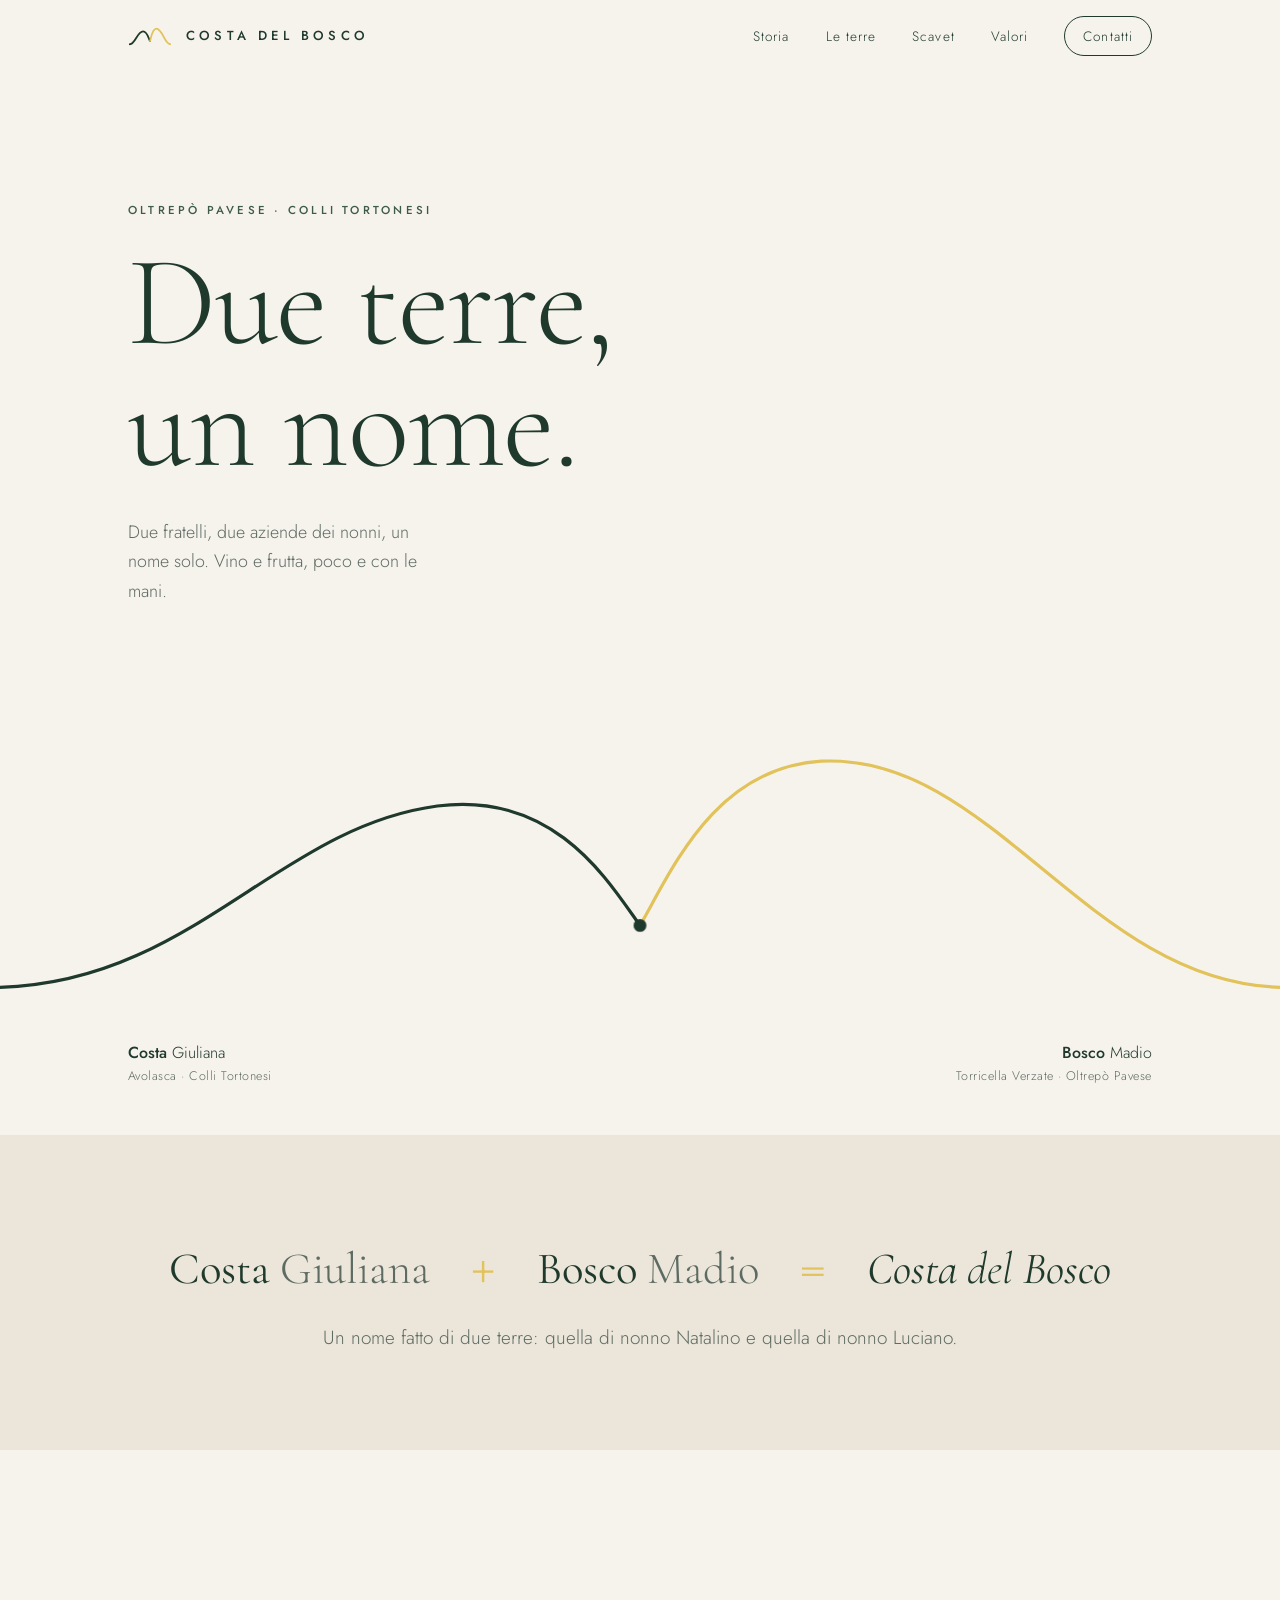
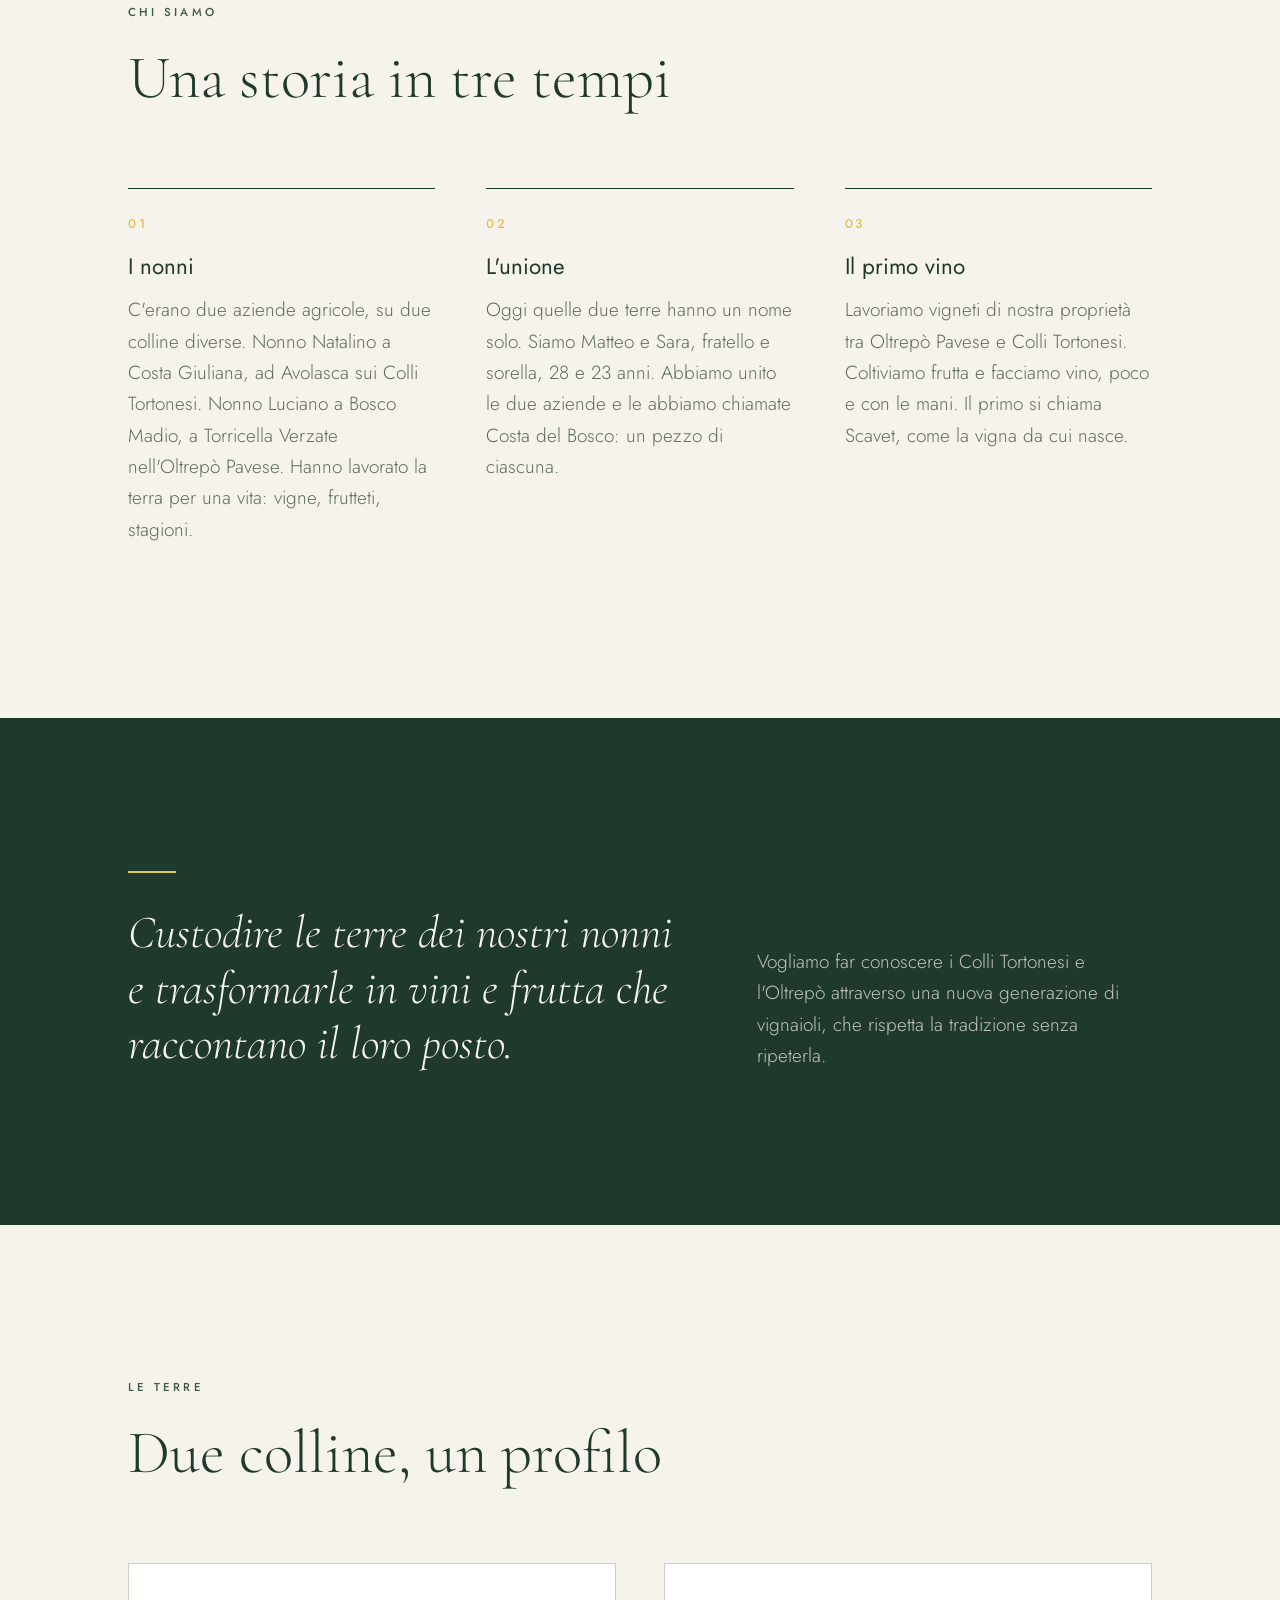
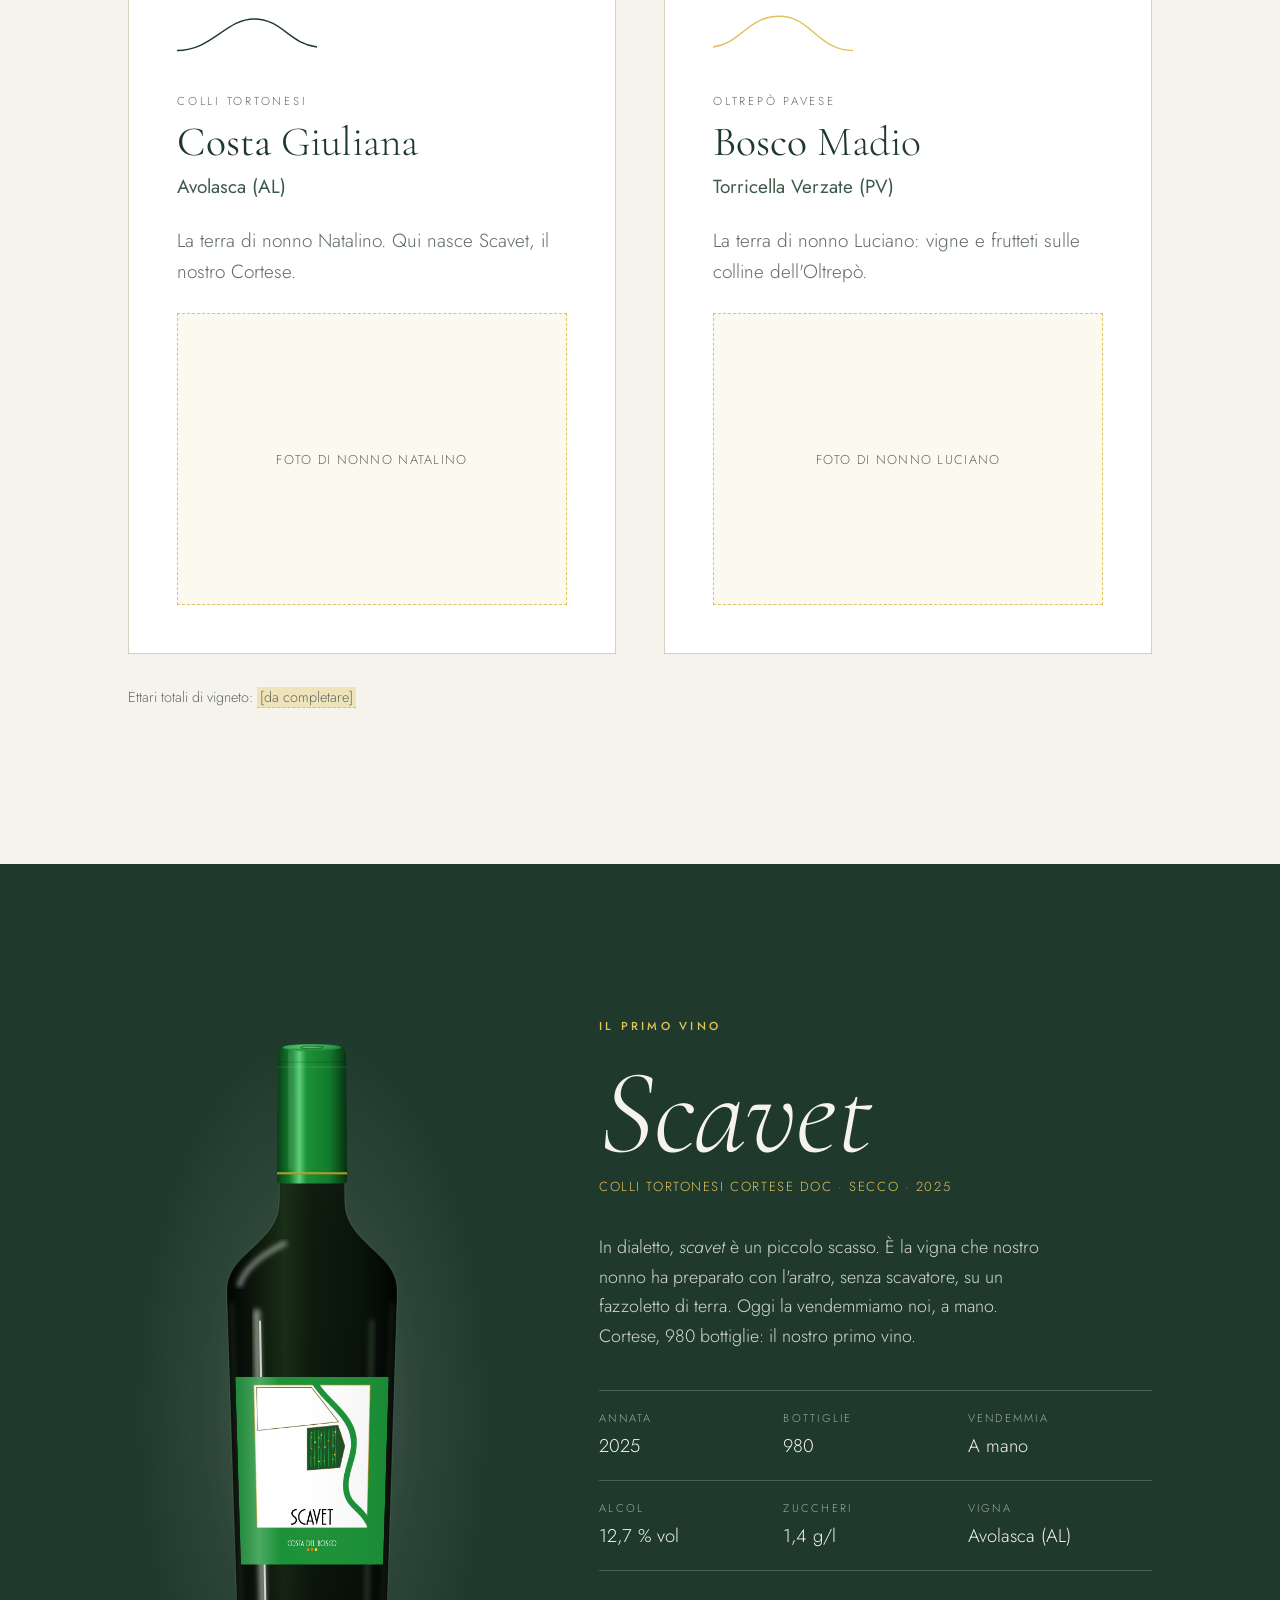
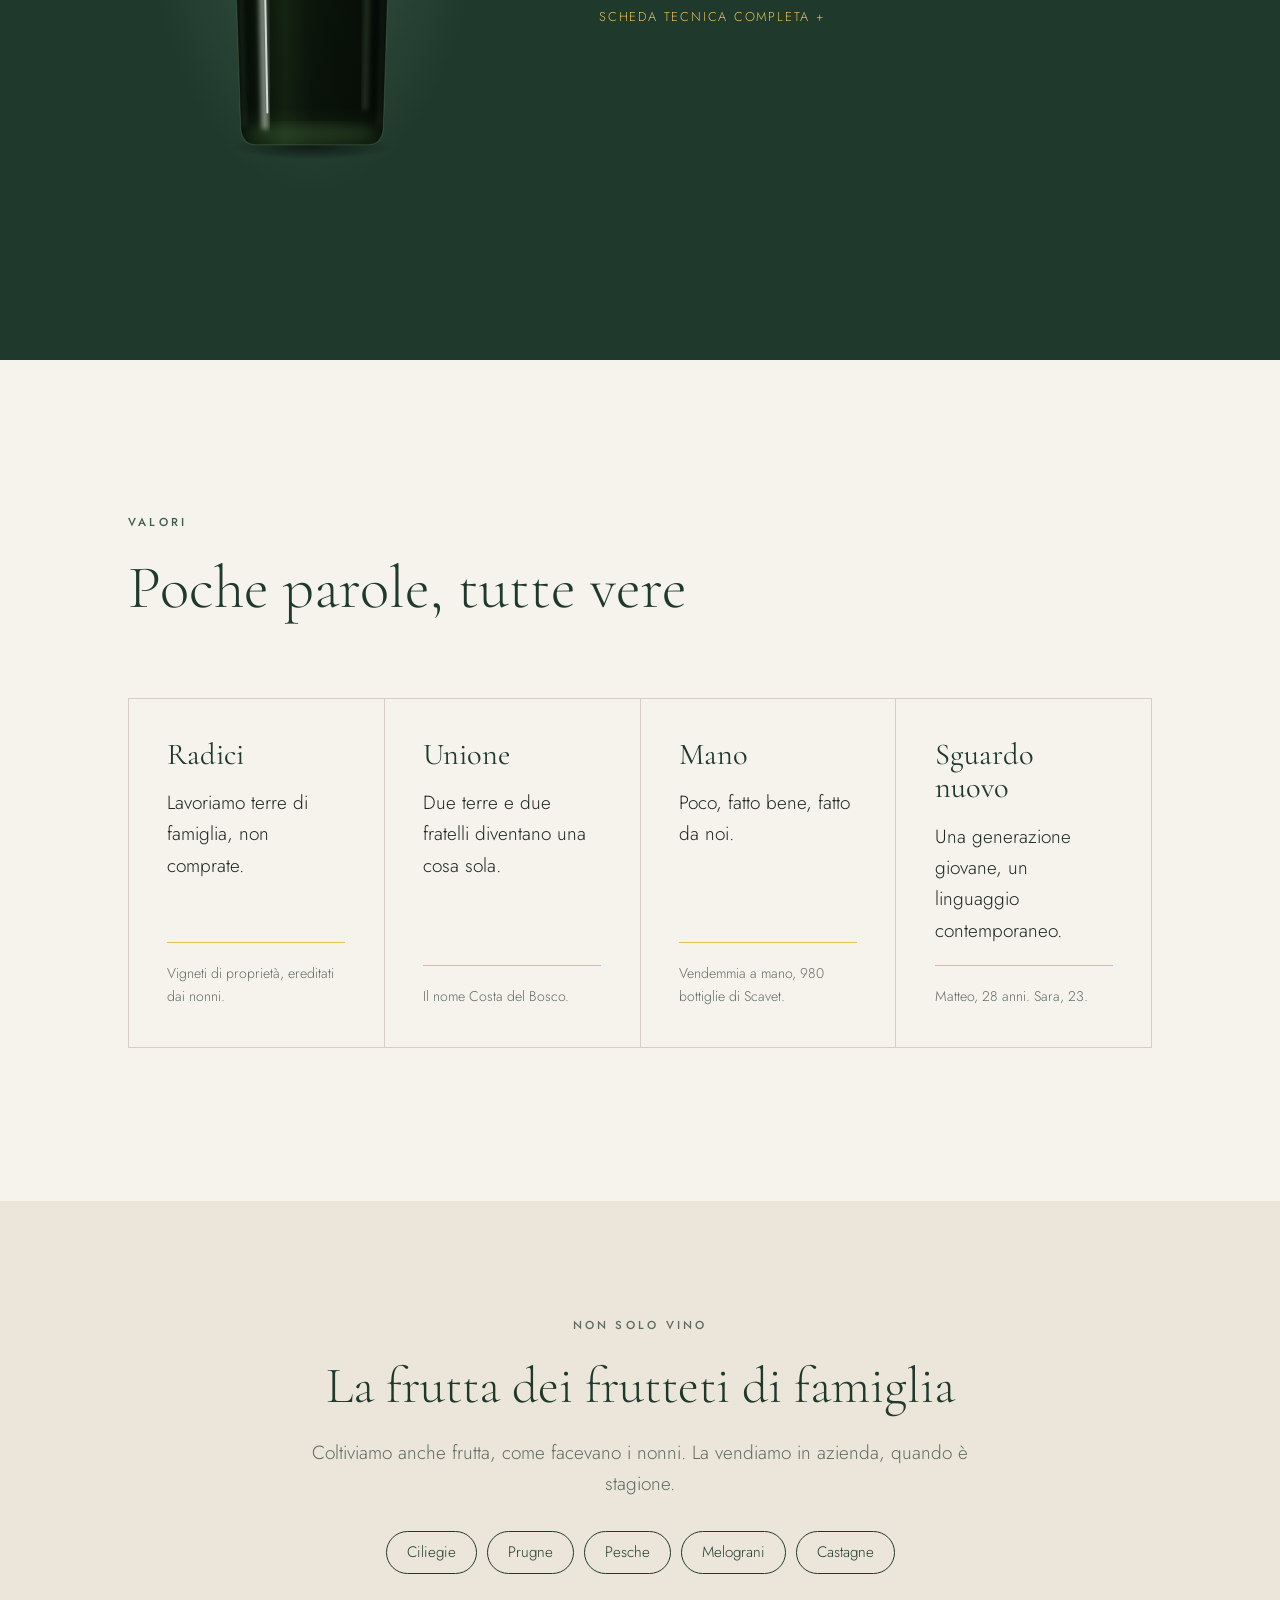
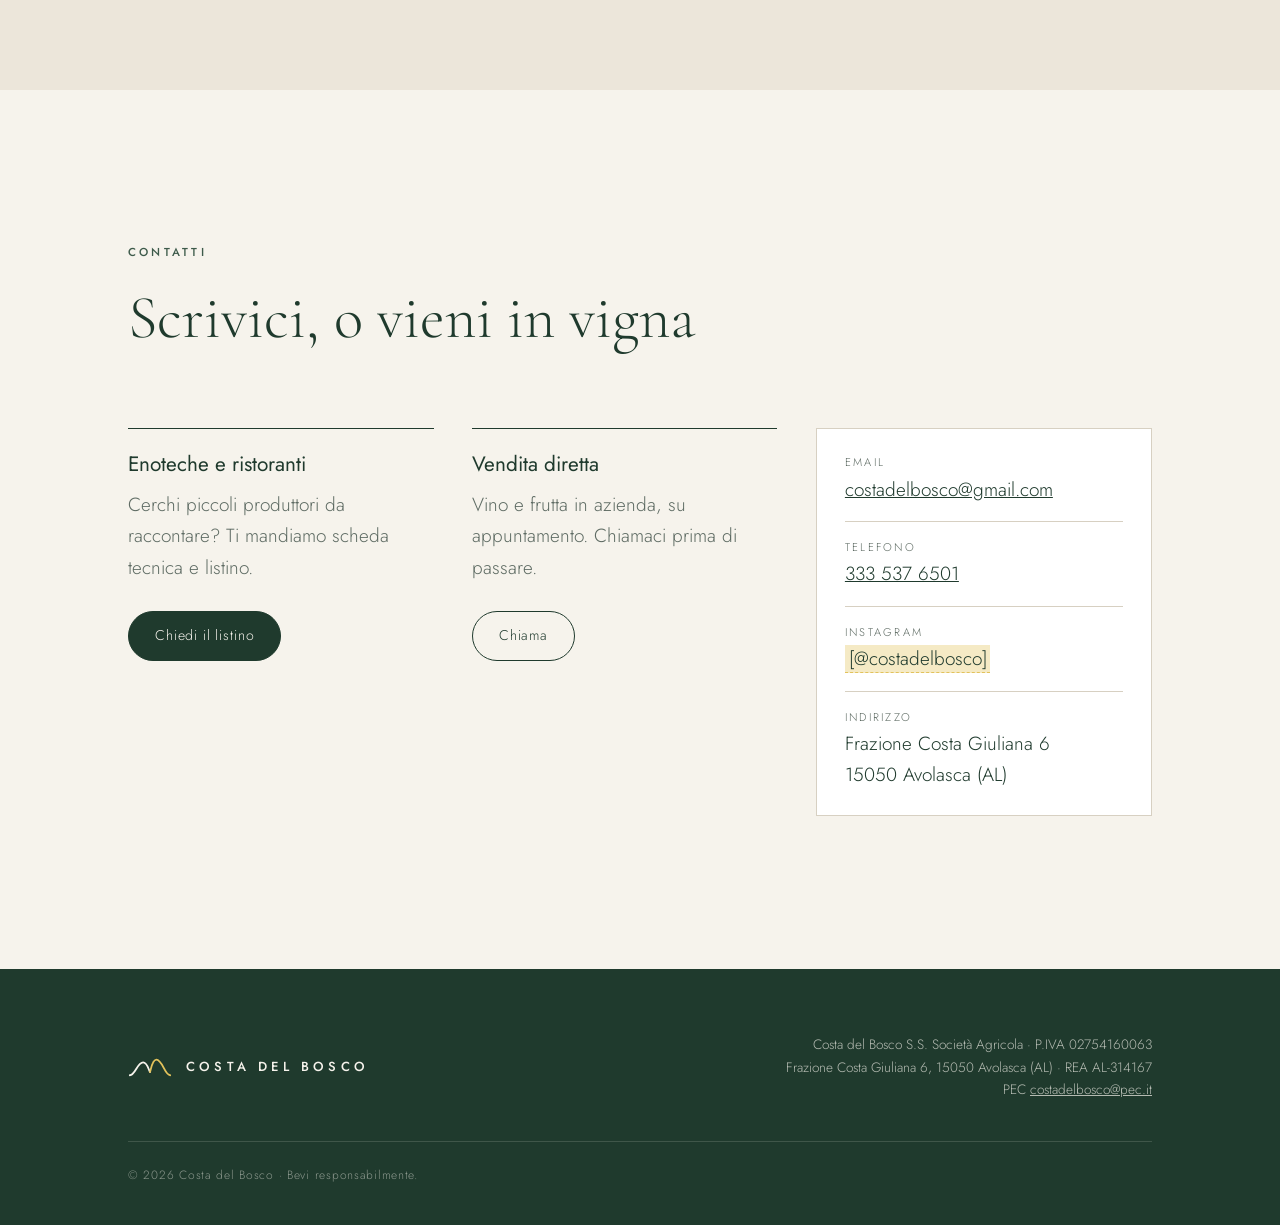
<file: sito/index.html>
<!doctype html>
<html lang="it">
<head>
  <meta charset="utf-8">
  <meta name="viewport" content="width=device-width, initial-scale=1">
  <title>Costa del Bosco — Vino e frutta tra Oltrepò Pavese e Colli Tortonesi</title>
  <meta name="description" content="Due fratelli, due aziende dei nonni, un nome solo. Vino e frutta tra Oltrepò Pavese e Colli Tortonesi.">
  <meta property="og:title" content="Costa del Bosco">
  <meta property="og:description" content="Due fratelli, due aziende dei nonni, un nome solo. Vino e frutta tra Oltrepò Pavese e Colli Tortonesi.">
  <meta property="og:type" content="website">
  <meta name="theme-color" content="#1f3a2d">
  <link rel="icon" href="assets/favicon.svg" type="image/svg+xml">
  <link rel="preconnect" href="https://fonts.googleapis.com">
  <link rel="preconnect" href="https://fonts.gstatic.com" crossorigin>
  <link href="https://fonts.googleapis.com/css2?family=Cormorant+Garamond:ital,wght@0,300;0,400;1,300;1,400&family=Jost:wght@300;400;500&display=swap" rel="stylesheet">
  <link rel="stylesheet" href="styles.css">
  <script>document.documentElement.classList.add("js");</script>
</head>
<body>

  <header class="site-header">
    <div class="wrap header-inner">
      <a href="#top" class="brand" aria-label="Costa del Bosco, torna all'inizio">
        <svg class="brand-mark" viewBox="0 0 48 24" aria-hidden="true">
          <path d="M2 21 C8 21 10 7 16.5 7 C21 7 22.5 15 24 17.5" />
          <path d="M46 21 C40 21 37.5 4 31 4 C26.5 4 25.2 14 24 17.5" />
        </svg>
        <span class="brand-name">Costa del Bosco</span>
      </a>
      <button class="nav-toggle" aria-expanded="false" aria-controls="nav" aria-label="Apri il menu">
        <span></span><span></span>
      </button>
      <nav id="nav" class="nav">
        <a href="#storia">Storia</a>
        <a href="#terre">Le terre</a>
        <a href="#scavet">Scavet</a>
        <a href="#valori">Valori</a>
        <a href="#contatti" class="nav-cta">Contatti</a>
      </nav>
    </div>
  </header>

  <main id="top">

    <!-- HERO -->
    <section class="hero">
      <div class="wrap">
        <p class="eyebrow">Oltrepò Pavese · Colli Tortonesi</p>
        <h1 class="hero-title">Due terre,<br>un nome.</h1>
        <p class="hero-lead">Due fratelli, due aziende dei nonni, un nome solo. Vino e frutta, poco e con le mani.</p>
      </div>
      <figure class="hero-hills" aria-hidden="true">
        <svg viewBox="0 0 1200 320">
          <path class="hill hill-costa" pathLength="1" d="M0 290 C180 285 260 140 410 120 C520 106 570 190 600 232" />
          <path class="hill hill-bosco" pathLength="1" d="M1200 290 C1020 285 930 70 770 78 C670 84 630 180 600 232" />
          <circle class="hill-meet" cx="600" cy="232" r="6" />
        </svg>
        <figcaption class="hills-labels wrap">
          <span><strong>Costa</strong> Giuliana<small>Avolasca · Colli Tortonesi</small></span>
          <span><strong>Bosco</strong> Madio<small>Torricella Verzate · Oltrepò Pavese</small></span>
        </figcaption>
      </figure>
    </section>

    <!-- IL NOME -->
    <section class="name-equation">
      <div class="wrap">
        <p class="equation reveal">
          <span><b>Costa</b> Giuliana</span>
          <span class="op">+</span>
          <span><b>Bosco</b> Madio</span>
          <span class="op">=</span>
          <span class="result"><b>Costa</b> del <b>Bosco</b></span>
        </p>
        <p class="equation-note reveal">Un nome fatto di due terre: quella di nonno Natalino e quella di nonno Luciano.</p>
      </div>
    </section>

    <!-- STORIA -->
    <section id="storia" class="section">
      <div class="wrap">
        <header class="section-head reveal">
          <p class="eyebrow">Chi siamo</p>
          <h2>Una storia in tre tempi</h2>
        </header>
        <ol class="timeline">
          <li class="reveal">
            <span class="step">01</span>
            <h3>I nonni</h3>
            <p>C'erano due aziende agricole, su due colline diverse. Nonno Natalino a Costa Giuliana, ad Avolasca sui Colli Tortonesi. Nonno Luciano a Bosco Madio, a Torricella Verzate nell'Oltrepò Pavese. Hanno lavorato la terra per una vita: vigne, frutteti, stagioni.</p>
          </li>
          <li class="reveal">
            <span class="step">02</span>
            <h3>L'unione</h3>
            <p>Oggi quelle due terre hanno un nome solo. Siamo Matteo e Sara, fratello e sorella, 28 e 23 anni. Abbiamo unito le due aziende e le abbiamo chiamate Costa del Bosco: un pezzo di ciascuna.</p>
          </li>
          <li class="reveal">
            <span class="step">03</span>
            <h3>Il primo vino</h3>
            <p>Lavoriamo vigneti di nostra proprietà tra Oltrepò Pavese e Colli Tortonesi. Coltiviamo frutta e facciamo vino, poco e con le mani. Il primo si chiama Scavet, come la vigna da cui nasce.</p>
          </li>
        </ol>
      </div>
    </section>

    <!-- MISSIONE -->
    <section class="mission">
      <div class="wrap mission-grid">
        <blockquote class="reveal">
          <p>Custodire le terre dei nostri nonni e trasformarle in vini e frutta che raccontano il loro posto.</p>
        </blockquote>
        <p class="mission-vision reveal">Vogliamo far conoscere i Colli Tortonesi e l'Oltrepò attraverso una nuova generazione di vignaioli, che rispetta la tradizione senza ripeterla.</p>
      </div>
    </section>

    <!-- LE TERRE -->
    <section id="terre" class="section">
      <div class="wrap">
        <header class="section-head reveal">
          <p class="eyebrow">Le terre</p>
          <h2>Due colline, un profilo</h2>
        </header>
        <div class="lands">
          <article class="land reveal">
            <svg class="land-line" viewBox="0 0 200 60" aria-hidden="true"><path d="M0 55 C50 55 70 10 110 10 C150 10 160 45 200 50" /></svg>
            <p class="land-zone">Colli Tortonesi</p>
            <h3><b>Costa</b> Giuliana</h3>
            <p class="land-place">Avolasca (AL)</p>
            <p>La terra di nonno Natalino. Qui nasce Scavet, il nostro Cortese.</p>
            <div class="photo-slot">Foto di nonno Natalino</div>
          </article>
          <article class="land reveal">
            <svg class="land-line" viewBox="0 0 200 60" aria-hidden="true"><path d="M0 50 C40 45 50 6 95 6 C140 6 150 55 200 55" /></svg>
            <p class="land-zone">Oltrepò Pavese</p>
            <h3><b>Bosco</b> Madio</h3>
            <p class="land-place">Torricella Verzate (PV)</p>
            <p>La terra di nonno Luciano: vigne e frutteti sulle colline dell'Oltrepò.</p>
            <div class="photo-slot">Foto di nonno Luciano</div>
          </article>
        </div>
        <p class="lands-note reveal">Ettari totali di vigneto: <span class="todo">[da completare]</span></p>
      </div>
    </section>

    <!-- SCAVET -->
    <section id="scavet" class="wine">
      <div class="wrap wine-grid">
        <figure class="wine-visual reveal">
          <!-- Bottiglia conica in vetro verde (GL 71), 0,75 l: spalle 74 mm, base 62 mm, altezza 300 mm. Generata da strumenti/bottiglia.py: l'etichetta è tagliata a strisce per seguire la rastremazione -->
          <svg class="bottle" viewBox="0 0 100 322" role="img" aria-label="Bottiglia di Scavet in vetro verde, conica, con capsula verde e l'etichetta della vigna">
            <defs>
              <!-- spalle alte e tese, poi il corpo si stringe dritto verso la base -->
              <path id="bottle-shape" d="M36.4 9 Q36.4 5 39.8 5 L60.2 5 Q63.6 5 63.6 9 L64.3 70 C64.6 88 87 92 87 108 L87 112 L81 298 Q80.8 306 74 306 L26 306 Q19.2 306 19 298 L13 112 L13 108 C13 92 35.4 88 35.7 70 Z" />
              <clipPath id="bottle-clip"><use href="#bottle-shape" /></clipPath>
              <clipPath id="label-clip"><polygon points="16.61,146.00 83.39,146.00 80.94,227.67 19.06,227.67" /></clipPath>
              <image id="label-img" href="assets/scavet-etichetta.jpg" width="1063" height="1300" />
              <linearGradient id="glass" x1="0" x2="1">
                <stop offset="0" stop-color="#020402" />
                <stop offset=".1" stop-color="#071009" />
                <stop offset=".24" stop-color="#11210f" />
                <stop offset=".34" stop-color="#1a2e17" />
                <stop offset=".5" stop-color="#0e1b0d" />
                <stop offset=".78" stop-color="#091409" />
                <stop offset=".93" stop-color="#040905" />
                <stop offset="1" stop-color="#010201" />
              </linearGradient>
              <linearGradient id="glass-depth" x1="0" y1="0" x2="0" y2="1">
                <stop offset="0" stop-color="#7fae78" stop-opacity=".1" />
                <stop offset=".35" stop-color="#000" stop-opacity="0" />
                <stop offset=".9" stop-color="#000" stop-opacity=".3" />
                <stop offset="1" stop-color="#4f7a48" stop-opacity=".2" />
              </linearGradient>
              <linearGradient id="capsule" x1="0" x2="1">
                <stop offset="0" stop-color="#083d15" />
                <stop offset=".18" stop-color="#14792c" />
                <stop offset=".32" stop-color="#5fd07c" />
                <stop offset=".42" stop-color="#1B9238" />
                <stop offset=".75" stop-color="#127a2d" />
                <stop offset="1" stop-color="#062f10" />
              </linearGradient>
              <radialGradient id="capsule-top" cx=".4" cy=".4" r=".7">
                <stop offset="0" stop-color="#5fd07c" />
                <stop offset="1" stop-color="#127a2d" />
              </radialGradient>
              <linearGradient id="label-shade" x1="0" x2="1">
                <stop offset="0" stop-color="#000" stop-opacity=".5" />
                <stop offset=".12" stop-color="#000" stop-opacity=".08" />
                <stop offset=".27" stop-color="#fff" stop-opacity=".22" />
                <stop offset=".36" stop-color="#fff" stop-opacity="0" />
                <stop offset=".84" stop-color="#000" stop-opacity=".06" />
                <stop offset="1" stop-color="#000" stop-opacity=".55" />
              </linearGradient>
              <radialGradient id="floor" cx=".5" cy=".5" r=".5">
                <stop offset="0" stop-color="#000" stop-opacity=".55" />
                <stop offset="1" stop-color="#000" stop-opacity="0" />
              </radialGradient>
              <filter id="soft" x="-50%" y="-10%" width="200%" height="120%"><feGaussianBlur stdDeviation="1.1" /></filter>
              <filter id="softer" x="-50%" y="-10%" width="200%" height="120%"><feGaussianBlur stdDeviation="2.4" /></filter>
            </defs>

            <!-- ombra a terra -->
            <ellipse cx="50" cy="307" rx="36" ry="5.5" fill="url(#floor)" />

            <!-- vetro -->
            <use href="#bottle-shape" fill="url(#glass)" />
            <g clip-path="url(#bottle-clip)">
              <rect width="100" height="322" fill="url(#glass-depth)" />
              <!-- riflessi lunghi: finestra a sinistra, controluce a destra -->
              <path d="M26 118 L29.6 298" stroke="#e9f5e4" stroke-opacity=".55" stroke-width="3" stroke-linecap="round" filter="url(#soft)" />
              <path d="M27.4 122 L30.6 292" stroke="#fff" stroke-opacity=".75" stroke-width=".85" stroke-linecap="round" />
              <path d="M76 122 L73 290" stroke="#bfe6b8" stroke-opacity=".18" stroke-width="2" stroke-linecap="round" filter="url(#soft)" />
              <path d="M38 88 C30 92 21 98 18.5 106" fill="none" stroke="#fff" stroke-opacity=".5" stroke-width="2" stroke-linecap="round" filter="url(#soft)" />
              <path d="M15 114 L20.6 298" stroke="#6f9f68" stroke-opacity=".22" stroke-width="1.4" filter="url(#soft)" />
              <path d="M85 114 L79.4 298" stroke="#6f9f68" stroke-opacity=".18" stroke-width="1.4" filter="url(#soft)" />
              <!-- fondo spesso del vetro -->
              <ellipse cx="50" cy="301" rx="28" ry="4.2" fill="#4f7a48" opacity=".25" filter="url(#softer)" />
            </g>
            <use href="#bottle-shape" fill="none" stroke="#a9dca2" stroke-opacity=".18" stroke-width=".45" />

            <!-- etichetta conica -->
            <g clip-path="url(#label-clip)">
              <svg x="16.636" y="146.000" width="66.729" height="2.101" viewBox="0 0.000 1063 33.451" preserveAspectRatio="none"><use href="#label-img"/></svg><svg x="16.687" y="147.701" width="66.627" height="2.101" viewBox="0 27.083 1063 33.451" preserveAspectRatio="none"><use href="#label-img"/></svg><svg x="16.738" y="149.403" width="66.525" height="2.101" viewBox="0 54.167 1063 33.451" preserveAspectRatio="none"><use href="#label-img"/></svg><svg x="16.789" y="151.104" width="66.423" height="2.101" viewBox="0 81.250 1063 33.451" preserveAspectRatio="none"><use href="#label-img"/></svg><svg x="16.840" y="152.806" width="66.321" height="2.101" viewBox="0 108.333 1063 33.451" preserveAspectRatio="none"><use href="#label-img"/></svg><svg x="16.891" y="154.507" width="66.219" height="2.101" viewBox="0 135.417 1063 33.451" preserveAspectRatio="none"><use href="#label-img"/></svg><svg x="16.942" y="156.209" width="66.116" height="2.101" viewBox="0 162.500 1063 33.451" preserveAspectRatio="none"><use href="#label-img"/></svg><svg x="16.993" y="157.910" width="66.014" height="2.101" viewBox="0 189.583 1063 33.451" preserveAspectRatio="none"><use href="#label-img"/></svg><svg x="17.044" y="159.611" width="65.912" height="2.101" viewBox="0 216.667 1063 33.451" preserveAspectRatio="none"><use href="#label-img"/></svg><svg x="17.095" y="161.313" width="65.810" height="2.101" viewBox="0 243.750 1063 33.451" preserveAspectRatio="none"><use href="#label-img"/></svg><svg x="17.146" y="163.014" width="65.708" height="2.101" viewBox="0 270.833 1063 33.451" preserveAspectRatio="none"><use href="#label-img"/></svg><svg x="17.197" y="164.716" width="65.606" height="2.101" viewBox="0 297.917 1063 33.451" preserveAspectRatio="none"><use href="#label-img"/></svg><svg x="17.248" y="166.417" width="65.504" height="2.101" viewBox="0 325.000 1063 33.451" preserveAspectRatio="none"><use href="#label-img"/></svg><svg x="17.299" y="168.119" width="65.402" height="2.101" viewBox="0 352.083 1063 33.451" preserveAspectRatio="none"><use href="#label-img"/></svg><svg x="17.350" y="169.820" width="65.300" height="2.101" viewBox="0 379.167 1063 33.451" preserveAspectRatio="none"><use href="#label-img"/></svg><svg x="17.401" y="171.522" width="65.198" height="2.101" viewBox="0 406.250 1063 33.451" preserveAspectRatio="none"><use href="#label-img"/></svg><svg x="17.452" y="173.223" width="65.096" height="2.101" viewBox="0 433.333 1063 33.451" preserveAspectRatio="none"><use href="#label-img"/></svg><svg x="17.503" y="174.924" width="64.993" height="2.101" viewBox="0 460.417 1063 33.451" preserveAspectRatio="none"><use href="#label-img"/></svg><svg x="17.554" y="176.626" width="64.891" height="2.101" viewBox="0 487.500 1063 33.451" preserveAspectRatio="none"><use href="#label-img"/></svg><svg x="17.605" y="178.327" width="64.789" height="2.101" viewBox="0 514.583 1063 33.451" preserveAspectRatio="none"><use href="#label-img"/></svg><svg x="17.656" y="180.029" width="64.687" height="2.101" viewBox="0 541.667 1063 33.451" preserveAspectRatio="none"><use href="#label-img"/></svg><svg x="17.707" y="181.730" width="64.585" height="2.101" viewBox="0 568.750 1063 33.451" preserveAspectRatio="none"><use href="#label-img"/></svg><svg x="17.758" y="183.432" width="64.483" height="2.101" viewBox="0 595.833 1063 33.451" preserveAspectRatio="none"><use href="#label-img"/></svg><svg x="17.810" y="185.133" width="64.381" height="2.101" viewBox="0 622.917 1063 33.451" preserveAspectRatio="none"><use href="#label-img"/></svg><svg x="17.861" y="186.834" width="64.279" height="2.101" viewBox="0 650.000 1063 33.451" preserveAspectRatio="none"><use href="#label-img"/></svg><svg x="17.912" y="188.536" width="64.177" height="2.101" viewBox="0 677.083 1063 33.451" preserveAspectRatio="none"><use href="#label-img"/></svg><svg x="17.963" y="190.237" width="64.075" height="2.101" viewBox="0 704.167 1063 33.451" preserveAspectRatio="none"><use href="#label-img"/></svg><svg x="18.014" y="191.939" width="63.973" height="2.101" viewBox="0 731.250 1063 33.451" preserveAspectRatio="none"><use href="#label-img"/></svg><svg x="18.065" y="193.640" width="63.871" height="2.101" viewBox="0 758.333 1063 33.451" preserveAspectRatio="none"><use href="#label-img"/></svg><svg x="18.116" y="195.342" width="63.768" height="2.101" viewBox="0 785.417 1063 33.451" preserveAspectRatio="none"><use href="#label-img"/></svg><svg x="18.167" y="197.043" width="63.666" height="2.101" viewBox="0 812.500 1063 33.451" preserveAspectRatio="none"><use href="#label-img"/></svg><svg x="18.218" y="198.744" width="63.564" height="2.101" viewBox="0 839.583 1063 33.451" preserveAspectRatio="none"><use href="#label-img"/></svg><svg x="18.269" y="200.446" width="63.462" height="2.101" viewBox="0 866.667 1063 33.451" preserveAspectRatio="none"><use href="#label-img"/></svg><svg x="18.320" y="202.147" width="63.360" height="2.101" viewBox="0 893.750 1063 33.451" preserveAspectRatio="none"><use href="#label-img"/></svg><svg x="18.371" y="203.849" width="63.258" height="2.101" viewBox="0 920.833 1063 33.451" preserveAspectRatio="none"><use href="#label-img"/></svg><svg x="18.422" y="205.550" width="63.156" height="2.101" viewBox="0 947.917 1063 33.451" preserveAspectRatio="none"><use href="#label-img"/></svg><svg x="18.473" y="207.252" width="63.054" height="2.101" viewBox="0 975.000 1063 33.451" preserveAspectRatio="none"><use href="#label-img"/></svg><svg x="18.524" y="208.953" width="62.952" height="2.101" viewBox="0 1002.083 1063 33.451" preserveAspectRatio="none"><use href="#label-img"/></svg><svg x="18.575" y="210.655" width="62.850" height="2.101" viewBox="0 1029.167 1063 33.451" preserveAspectRatio="none"><use href="#label-img"/></svg><svg x="18.626" y="212.356" width="62.748" height="2.101" viewBox="0 1056.250 1063 33.451" preserveAspectRatio="none"><use href="#label-img"/></svg><svg x="18.677" y="214.057" width="62.646" height="2.101" viewBox="0 1083.333 1063 33.451" preserveAspectRatio="none"><use href="#label-img"/></svg><svg x="18.728" y="215.759" width="62.543" height="2.101" viewBox="0 1110.417 1063 33.451" preserveAspectRatio="none"><use href="#label-img"/></svg><svg x="18.779" y="217.460" width="62.441" height="2.101" viewBox="0 1137.500 1063 33.451" preserveAspectRatio="none"><use href="#label-img"/></svg><svg x="18.830" y="219.162" width="62.339" height="2.101" viewBox="0 1164.583 1063 33.451" preserveAspectRatio="none"><use href="#label-img"/></svg><svg x="18.881" y="220.863" width="62.237" height="2.101" viewBox="0 1191.667 1063 33.451" preserveAspectRatio="none"><use href="#label-img"/></svg><svg x="18.932" y="222.565" width="62.135" height="2.101" viewBox="0 1218.750 1063 33.451" preserveAspectRatio="none"><use href="#label-img"/></svg><svg x="18.984" y="224.266" width="62.033" height="2.101" viewBox="0 1245.833 1063 33.451" preserveAspectRatio="none"><use href="#label-img"/></svg><svg x="19.035" y="225.967" width="61.931" height="2.101" viewBox="0 1272.917 1063 33.451" preserveAspectRatio="none"><use href="#label-img"/></svg>
              <rect x="0" y="146.00" width="100" height="81.67" fill="url(#label-shade)" />
            </g>

            <!-- capsula nel verde dell'etichetta, con anello oro -->
            <path d="M35.2 7 Q35.2 2 39.5 2 L60.5 2 Q64.8 2 64.8 7 L65.3 60 Q65.3 62 64 62 L36 62 Q34.7 62 34.7 60 Z" fill="url(#capsule)" />
            <ellipse cx="50" cy="2.8" rx="12.6" ry="1.5" fill="url(#capsule-top)" />
            <ellipse cx="50" cy="2.8" rx="5" ry=".6" fill="none" stroke="#0b5a1d" stroke-width=".3" />
            <rect x="35" y="9" width="30" height=".35" fill="#000" opacity=".22" />
            <rect x="35" y="11.2" width="30" height=".25" fill="#fff" opacity=".18" />
            <rect x="34.8" y="57.2" width="30.4" height=".8" fill="#B18D13" />
            <rect x="34.8" y="57.2" width="30.4" height=".25" fill="#f1d36a" opacity=".7" />
            <path d="M40 4 L40.6 56" stroke="#fff" stroke-opacity=".35" stroke-width=".9" filter="url(#soft)" />
          </svg>
        </figure>
        <div class="wine-copy">
          <p class="eyebrow reveal">Il primo vino</p>
          <h2 class="wine-name reveal">Scavet</h2>
          <p class="wine-type reveal">Colli Tortonesi Cortese DOC · Secco · 2025</p>
          <p class="wine-story reveal">In dialetto, <em>scavet</em> è un piccolo scasso. È la vigna che nostro nonno ha preparato con l'aratro, senza scavatore, su un fazzoletto di terra. Oggi la vendemmiamo noi, a mano. Cortese, 980 bottiglie: il nostro primo vino.</p>
          <dl class="wine-facts reveal">
            <div><dt>Annata</dt><dd>2025</dd></div>
            <div><dt>Bottiglie</dt><dd>980</dd></div>
            <div><dt>Vendemmia</dt><dd>A mano</dd></div>
            <div><dt>Alcol</dt><dd>12,7 % vol</dd></div>
            <div><dt>Zuccheri</dt><dd>1,4 g/l</dd></div>
            <div><dt>Vigna</dt><dd>Avolasca (AL)</dd></div>
          </dl>
          <details class="wine-sheet reveal">
            <summary>Scheda tecnica completa</summary>
            <dl>
              <div><dt>Denominazione</dt><dd>Colli Tortonesi DOC</dd></div>
              <div><dt>Tipologia</dt><dd>Cortese, secco</dd></div>
              <div><dt>Vigna</dt><dd>Scavet, Avolasca (AL)</dd></div>
              <div><dt>Età della vigna</dt><dd><span class="todo">[anni]</span></dd></div>
              <div><dt>Titolo alcolometrico</dt><dd>12,72 % vol</dd></div>
              <div><dt>Zuccheri (glucosio e fruttosio)</dt><dd>1,4 g/l</dd></div>
              <div><dt>Acidità totale</dt><dd>5,11 g/l</dd></div>
              <div><dt>Acidità volatile</dt><dd>0,25 g/l</dd></div>
              <div><dt>Estratto non riduttore</dt><dd>17,9 g/l</dd></div>
              <div><dt>Anidride solforosa totale</dt><dd>109 mg/l</dd></div>
              <div><dt>Formato</dt><dd>980 bottiglie da 0,75 l</dd></div>
            </dl>
            <p>Analisi del Laboratorio del Consorzio per la tutela dell'Asti, giugno 2026. Idoneità DOC Valoritalia del 18 giugno 2026.</p>
          </details>
        </div>
      </div>
    </section>

    <!-- VALORI -->
    <section id="valori" class="section">
      <div class="wrap">
        <header class="section-head reveal">
          <p class="eyebrow">Valori</p>
          <h2>Poche parole, tutte vere</h2>
        </header>
        <div class="values">
          <article class="value reveal">
            <h3>Radici</h3>
            <p>Lavoriamo terre di famiglia, non comprate.</p>
            <p class="value-proof">Vigneti di proprietà, ereditati dai nonni.</p>
          </article>
          <article class="value reveal">
            <h3>Unione</h3>
            <p>Due terre e due fratelli diventano una cosa sola.</p>
            <p class="value-proof">Il nome Costa del Bosco.</p>
          </article>
          <article class="value reveal">
            <h3>Mano</h3>
            <p>Poco, fatto bene, fatto da noi.</p>
            <p class="value-proof">Vendemmia a mano, 980 bottiglie di Scavet.</p>
          </article>
          <article class="value reveal">
            <h3>Sguardo nuovo</h3>
            <p>Una generazione giovane, un linguaggio contemporaneo.</p>
            <p class="value-proof">Matteo, 28 anni. Sara, 23.</p>
          </article>
        </div>
      </div>
    </section>

    <!-- FRUTTA -->
    <section class="fruit">
      <div class="wrap fruit-inner reveal">
        <p class="eyebrow">Non solo vino</p>
        <h2>La frutta dei frutteti di famiglia</h2>
        <p>Coltiviamo anche frutta, come facevano i nonni. La vendiamo in azienda, quando è stagione.</p>
        <ul class="fruit-list">
          <li>Ciliegie</li>
          <li>Prugne</li>
          <li>Pesche</li>
          <li>Melograni</li>
          <li>Castagne</li>
        </ul>
      </div>
    </section>

    <!-- CONTATTI -->
    <section id="contatti" class="section contact">
      <div class="wrap">
        <header class="section-head reveal">
          <p class="eyebrow">Contatti</p>
          <h2>Scrivici, o vieni in vigna</h2>
        </header>
        <div class="contact-grid">
          <article class="contact-card reveal">
            <h3>Enoteche e ristoranti</h3>
            <p>Cerchi piccoli produttori da raccontare? Ti mandiamo scheda tecnica e listino.</p>
            <a class="button" href="mailto:costadelbosco@gmail.com?subject=Richiesta%20listino">Chiedi il listino</a>
          </article>
          <article class="contact-card reveal">
            <h3>Vendita diretta</h3>
            <p>Vino e frutta in azienda, su appuntamento. Chiamaci prima di passare.</p>
            <a class="button button-ghost" href="tel:+393335376501">Chiama</a>
          </article>
          <dl class="contact-list reveal">
            <div><dt>Email</dt><dd><a href="mailto:costadelbosco@gmail.com">costadelbosco@gmail.com</a></dd></div>
            <div><dt>Telefono</dt><dd><a href="tel:+393335376501">333 537 6501</a></dd></div>
            <div><dt>Instagram</dt><dd><span class="todo">[@costadelbosco]</span></dd></div>
            <div><dt>Indirizzo</dt><dd>Frazione Costa Giuliana 6<br>15050 Avolasca (AL)</dd></div>
          </dl>
        </div>
      </div>
    </section>

  </main>

  <footer class="site-footer">
    <div class="wrap footer-inner">
      <div class="footer-brand">
        <svg class="brand-mark" viewBox="0 0 48 24" aria-hidden="true">
          <path d="M2 21 C8 21 10 7 16.5 7 C21 7 22.5 15 24 17.5" />
          <path d="M46 21 C40 21 37.5 4 31 4 C26.5 4 25.2 14 24 17.5" />
        </svg>
        <span class="brand-name">Costa del Bosco</span>
      </div>
      <p class="footer-legal">
        Costa del Bosco S.S. Società Agricola · P.IVA 02754160063<br>
        Frazione Costa Giuliana 6, 15050 Avolasca (AL) · REA AL-314167<br>
        PEC <a href="mailto:costadelbosco@pec.it">costadelbosco@pec.it</a>
      </p>
      <p class="footer-small">© <span data-year>2026</span> Costa del Bosco · Bevi responsabilmente.</p>
    </div>
  </footer>

  <script src="script.js" defer></script>
</body>
</html>
</file>
<file: sito/styles.css>
/* Costa del Bosco — palette e tipografia dalla piattaforma di brand */
:root {
  --bosco: #1f3a2d;        /* verde bosco profondo */
  --bosco-soft: #3d5a4a;
  --calce: #f6f3ec;        /* bianco calce / carta naturale */
  --carta: #ece6da;
  --paglia: #e2c25b;       /* giallo paglierino, il colore del Cortese */
  --ink: #1b2620;
  --muted: #5e6b63;
  --line: #d7d0c2;

  --sans: "Jost", system-ui, -apple-system, "Segoe UI", sans-serif;
  --serif: "Cormorant Garamond", Georgia, serif;

  --wrap: 1120px;
  --gutter: clamp(16px, 5vw, 48px);
  --section: clamp(80px, 12vw, 160px);
}

*, *::before, *::after { box-sizing: border-box; }

html { scroll-behavior: smooth; scroll-padding-top: 80px; }

body {
  margin: 0;
  background: var(--calce);
  color: var(--ink);
  font-family: var(--sans);
  font-weight: 300;
  font-size: clamp(17px, 1.1vw + 12px, 19px);
  line-height: 1.65;
  -webkit-font-smoothing: antialiased;
}

h1, h2, h3 { font-weight: 400; line-height: 1.1; margin: 0; }
p { margin: 0 0 1em; }
a { color: inherit; }
b, strong { font-weight: 500; }

.wrap { max-width: var(--wrap); margin: 0 auto; padding: 0 var(--gutter); }

.eyebrow {
  font-size: 0.72rem;
  font-weight: 500;
  letter-spacing: 0.28em;
  text-transform: uppercase;
  color: var(--bosco-soft);
  margin-bottom: 1.4rem;
}

/* Segnaposto da completare: visibili ma discreti */
.todo {
  background: color-mix(in srgb, var(--paglia) 35%, transparent);
  border-bottom: 1px dashed var(--paglia);
  padding: 0 0.2em;
  font-style: normal;
}

/* ---------- Header ---------- */
.site-header {
  position: sticky;
  top: 0;
  z-index: 10;
  background: color-mix(in srgb, var(--calce) 88%, transparent);
  backdrop-filter: blur(10px);
  border-bottom: 1px solid transparent;
  transition: border-color .3s;
}
.site-header.scrolled { border-bottom-color: var(--line); }

.header-inner {
  display: flex;
  align-items: center;
  justify-content: space-between;
  height: 72px;
}

.brand { display: flex; align-items: center; gap: 14px; text-decoration: none; color: var(--bosco); }
.brand-mark { width: 44px; height: 22px; fill: none; stroke: currentColor; stroke-width: 2; stroke-linecap: round; }
.brand-mark path:last-child { stroke: var(--paglia); }
.brand-name {
  font-size: 0.82rem;
  font-weight: 500;
  letter-spacing: 0.32em;
  text-transform: uppercase;
  white-space: nowrap;
}

.nav { display: flex; gap: 36px; align-items: center; }
.nav a {
  text-decoration: none;
  font-size: 0.85rem;
  letter-spacing: 0.08em;
  color: var(--bosco);
  position: relative;
}
.nav a::after {
  content: "";
  position: absolute;
  left: 0; right: 0; bottom: -4px;
  height: 1px;
  background: currentColor;
  transform: scaleX(0);
  transform-origin: left;
  transition: transform .3s;
}
.nav a:hover::after, .nav a:focus-visible::after { transform: scaleX(1); }
.nav .nav-cta { border: 1px solid var(--bosco); padding: 8px 18px; border-radius: 999px; }
.nav .nav-cta::after { display: none; }
.nav .nav-cta:hover { background: var(--bosco); color: var(--calce); }

.nav-toggle {
  display: none;
  background: none;
  border: 0;
  width: 40px; height: 40px;
  padding: 10px 8px;
  cursor: pointer;
  flex-direction: column;
  justify-content: space-between;
}
.nav-toggle span { display: block; height: 1.5px; background: var(--bosco); transition: transform .3s; }
.nav-toggle[aria-expanded="true"] span:first-child { transform: translateY(8.5px) rotate(45deg); }
.nav-toggle[aria-expanded="true"] span:last-child { transform: translateY(-8.5px) rotate(-45deg); }

/* ---------- Hero ---------- */
.hero { padding-top: clamp(64px, 10vw, 140px); overflow: hidden; }
.hero-title {
  font-family: var(--serif);
  font-weight: 300;
  font-size: clamp(3.4rem, 10vw, 8.5rem);
  letter-spacing: -0.01em;
  line-height: 0.95;
  color: var(--bosco);
  margin-bottom: 2rem;
}
.hero-lead { max-width: 30ch; font-size: clamp(1.05rem, 1.4vw, 1.25rem); color: var(--muted); }

.hero-hills { margin: clamp(32px, 6vw, 72px) 0 0; position: relative; }
.hero-hills svg { display: block; width: 100%; height: auto; overflow: visible; }
.hill { fill: none; stroke-width: 3; stroke-linecap: round; }
.hill-costa { stroke: var(--bosco); }
.hill-bosco { stroke: var(--paglia); }
.hill-meet { fill: var(--bosco); }

.js .hill { stroke-dasharray: 1; stroke-dashoffset: 1; animation: draw 2.4s cubic-bezier(.6,.1,.2,1) .3s forwards; }
.js .hill-meet { opacity: 0; animation: fade .6s ease 2.5s forwards; }
@keyframes draw { to { stroke-dashoffset: 0; } }
@keyframes fade { to { opacity: 1; } }

.hills-labels {
  display: flex;
  justify-content: space-between;
  gap: 24px;
  margin-top: 20px;
  padding-bottom: 48px;
  font-size: 1rem;
  color: var(--bosco);
}
.hills-labels span:last-child { text-align: right; }
.hills-labels small {
  display: block;
  font-size: 0.78rem;
  color: var(--muted);
  letter-spacing: 0.04em;
}

/* ---------- Il nome ---------- */
.name-equation { background: var(--carta); padding: clamp(56px, 8vw, 96px) 0; text-align: center; }
.equation {
  display: flex;
  flex-wrap: wrap;
  justify-content: center;
  align-items: baseline;
  gap: 0.5em 0.9em;
  font-family: var(--serif);
  font-size: clamp(1.6rem, 3.6vw, 2.8rem);
  color: var(--muted);
  margin-bottom: 1rem;
}
.equation b { color: var(--bosco); font-weight: 400; }
.equation .op { color: var(--paglia); font-family: var(--sans); font-weight: 300; }
.equation .result { color: var(--bosco); font-style: italic; }
.equation-note { color: var(--muted); margin: 0; }

/* ---------- Sezioni ---------- */
.section { padding: var(--section) 0; }
.section-head { margin-bottom: clamp(40px, 6vw, 80px); }
.section-head h2 {
  font-family: var(--serif);
  font-weight: 300;
  font-size: clamp(2.2rem, 5vw, 3.8rem);
  color: var(--bosco);
}

/* Storia */
.timeline {
  list-style: none;
  margin: 0; padding: 0;
  display: grid;
  grid-template-columns: repeat(3, 1fr);
  gap: clamp(32px, 4vw, 64px);
}
.timeline li { border-top: 1px solid var(--bosco); padding-top: 24px; }
.step { display: block; font-size: 0.8rem; letter-spacing: 0.2em; color: var(--paglia); font-weight: 500; margin-bottom: 1.2rem; }
.timeline h3 { font-size: 1.4rem; color: var(--bosco); margin-bottom: 1rem; }
.timeline p { color: var(--muted); }

/* Missione */
.mission { background: var(--bosco); color: var(--calce); padding: var(--section) 0; }
.mission-grid { display: grid; grid-template-columns: 1.4fr 1fr; gap: clamp(40px, 6vw, 96px); align-items: end; }
.mission blockquote { margin: 0; }
.mission blockquote p {
  font-family: var(--serif);
  font-weight: 300;
  font-style: italic;
  font-size: clamp(1.8rem, 3.6vw, 2.9rem);
  line-height: 1.2;
  margin: 0;
}
.mission blockquote p::before { content: ""; display: block; width: 48px; height: 2px; background: var(--paglia); margin-bottom: 32px; }
.mission-vision { color: color-mix(in srgb, var(--calce) 75%, transparent); margin: 0; }

/* Le terre */
.lands { display: grid; grid-template-columns: 1fr 1fr; gap: clamp(24px, 4vw, 48px); }
.land { background: #fff; padding: clamp(28px, 4vw, 48px); border: 1px solid var(--line); }
.land-line { width: 140px; height: 42px; fill: none; stroke: var(--bosco); stroke-width: 2; stroke-linecap: round; margin-bottom: 28px; }
.land:last-child .land-line { stroke: var(--paglia); }
.land-zone { font-size: 0.72rem; letter-spacing: 0.24em; text-transform: uppercase; color: var(--muted); margin-bottom: 0.6rem; }
.land h3 { font-family: var(--serif); font-weight: 300; font-size: clamp(2rem, 3.4vw, 2.6rem); color: var(--bosco); margin-bottom: 0.3rem; }
.land h3 b { font-weight: 400; }
.land-place { color: var(--bosco-soft); font-weight: 400; margin-bottom: 1.4rem; }
.land p:not(.land-zone):not(.land-place) { color: var(--muted); }
.photo-slot {
  aspect-ratio: 4 / 3;
  margin-top: 1.6rem;
  display: grid;
  place-items: center;
  border: 1px dashed var(--paglia);
  background: color-mix(in srgb, var(--paglia) 10%, transparent);
  color: var(--muted);
  font-size: 0.8rem;
  letter-spacing: 0.1em;
  text-transform: uppercase;
}
.lands-note { margin: 32px 0 0; color: var(--muted); font-size: 0.9rem; }

/* Scavet */
.wine { background: var(--bosco); color: var(--calce); padding: var(--section) 0; }
.wine-grid { display: grid; grid-template-columns: 0.8fr 1.2fr; gap: clamp(40px, 8vw, 120px); align-items: center; }
.wine-grid { align-items: start; }
.wine-visual {
  display: flex;
  justify-content: center;
  margin: 0;
  padding: 24px 0;
  position: sticky;
  top: 96px;
  /* luce morbida dietro al vetro verde, che altrimenti sparisce sul fondo bosco */
  background: radial-gradient(closest-side, rgba(246, 243, 236, .2), rgba(246, 243, 236, .06) 60%, transparent);
}
.bottle {
  display: block;
  width: clamp(150px, 19vw, 230px);
  height: auto;
  overflow: visible;
}

.wine .eyebrow { color: var(--paglia); }
.wine-name { font-family: var(--serif); font-weight: 300; font-style: italic; font-size: clamp(4rem, 10vw, 7.5rem); line-height: 0.9; margin-bottom: 0.6rem; }
.wine-type { letter-spacing: 0.12em; text-transform: uppercase; font-size: 0.82rem; color: var(--paglia); margin-bottom: 2.2rem; }
.wine-story { font-size: clamp(1.05rem, 1.4vw, 1.2rem); max-width: 46ch; color: color-mix(in srgb, var(--calce) 85%, transparent); }
.wine-facts {
  display: grid;
  grid-template-columns: repeat(3, 1fr);
  gap: 0;
  margin: 2.4rem 0;
  border-top: 1px solid color-mix(in srgb, var(--calce) 20%, transparent);
}
.wine-facts div { padding: 18px 12px 18px 0; border-bottom: 1px solid color-mix(in srgb, var(--calce) 20%, transparent); }
.wine-facts dt { font-size: 0.7rem; letter-spacing: 0.2em; text-transform: uppercase; color: color-mix(in srgb, var(--calce) 60%, transparent); }
.wine-facts dd { margin: 4px 0 0; font-size: 1.15rem; }
.wine .todo, .site-footer .todo { background: var(--paglia); color: var(--ink); }
.wine-sheet { margin: -0.8rem 0 2.4rem; }
.wine-sheet summary {
  cursor: pointer;
  font-size: 0.8rem;
  letter-spacing: 0.14em;
  text-transform: uppercase;
  color: var(--paglia);
  list-style: none;
  padding: 10px 0;
}
.wine-sheet summary::-webkit-details-marker { display: none; }
.wine-sheet summary::after { content: " +"; }
.wine-sheet[open] summary::after { content: " −"; }
.wine-sheet dl { margin: 0.6rem 0 1rem; }
.wine-sheet dl div {
  display: flex;
  justify-content: space-between;
  gap: 16px;
  padding: 8px 0;
  border-bottom: 1px solid color-mix(in srgb, var(--calce) 15%, transparent);
  font-size: 0.92rem;
}
.wine-sheet dt { color: color-mix(in srgb, var(--calce) 65%, transparent); }
.wine-sheet dd { margin: 0; text-align: right; }
.wine-sheet p { font-size: 0.78rem; color: color-mix(in srgb, var(--calce) 55%, transparent); margin: 0; }


/* Valori */
.values { display: grid; grid-template-columns: repeat(4, 1fr); gap: 1px; background: var(--line); border: 1px solid var(--line); }
.value { background: var(--calce); padding: clamp(24px, 3vw, 40px); display: flex; flex-direction: column; }
.value h3 { font-family: var(--serif); font-weight: 400; font-size: 1.9rem; color: var(--bosco); margin-bottom: 1rem; }
.value p { color: var(--ink); }
.value .value-proof { margin-top: auto; margin-bottom: 0; padding-top: 1.2rem; border-top: 1px solid var(--paglia); font-size: 0.88rem; color: var(--muted); }

/* Frutta */
.fruit { background: var(--carta); padding: clamp(64px, 9vw, 120px) 0; }
.fruit-inner { max-width: 760px; text-align: center; }
.fruit h2 { font-family: var(--serif); font-weight: 300; font-size: clamp(2rem, 4.2vw, 3.2rem); color: var(--bosco); margin-bottom: 1.4rem; }
.fruit p { color: var(--muted); }
.fruit-list {
  list-style: none;
  margin: 2rem 0 0;
  padding: 0;
  display: flex;
  flex-wrap: wrap;
  justify-content: center;
  gap: 10px;
}
.fruit-list li {
  border: 1px solid var(--bosco);
  border-radius: 999px;
  padding: 8px 20px;
  font-size: 0.95rem;
  color: var(--bosco);
}

/* Contatti */
.contact-grid { display: grid; grid-template-columns: 1fr 1fr 1.1fr; gap: clamp(24px, 3vw, 40px); align-items: start; }
.contact-card { border-top: 1px solid var(--bosco); padding-top: 24px; }
.contact-card h3 { font-size: 1.3rem; color: var(--bosco); margin-bottom: 0.8rem; }
.contact-card p { color: var(--muted); }
.button {
  display: inline-block;
  margin-top: 0.6rem;
  padding: 12px 26px;
  border-radius: 999px;
  background: var(--bosco);
  color: var(--calce);
  text-decoration: none;
  font-size: 0.88rem;
  letter-spacing: 0.06em;
  border: 1px solid var(--bosco);
  transition: background .25s, color .25s;
}
.button:hover { background: transparent; color: var(--bosco); }
.button-ghost { background: transparent; color: var(--bosco); }
.button-ghost:hover { background: var(--bosco); color: var(--calce); }

.contact-list { margin: 0; background: #fff; border: 1px solid var(--line); padding: 8px 28px; }
.contact-list div { padding: 16px 0; border-bottom: 1px solid var(--line); }
.contact-list div:last-child { border-bottom: 0; }
.contact-list dt { font-size: 0.7rem; letter-spacing: 0.2em; text-transform: uppercase; color: var(--muted); }
.contact-list dd { margin: 2px 0 0; color: var(--bosco); overflow-wrap: anywhere; }

/* ---------- Footer ---------- */
.site-footer { background: var(--bosco); color: var(--calce); padding: 64px 0 40px; }
.footer-inner { display: grid; grid-template-columns: 1fr 1fr; gap: 24px 48px; }
.footer-brand { display: flex; align-items: center; gap: 14px; }
.footer-legal { font-size: 0.85rem; color: color-mix(in srgb, var(--calce) 70%, transparent); text-align: right; margin: 0; }
.footer-small {
  grid-column: 1 / -1;
  font-size: 0.75rem;
  letter-spacing: 0.06em;
  color: color-mix(in srgb, var(--calce) 50%, transparent);
  border-top: 1px solid color-mix(in srgb, var(--calce) 15%, transparent);
  padding-top: 24px;
  margin: 16px 0 0;
}

/* ---------- Animazioni di comparsa ---------- */
.js .reveal { opacity: 0; transform: translateY(18px); transition: opacity .8s ease, transform .8s ease; }
.js .reveal.visible { opacity: 1; transform: none; }

@media (prefers-reduced-motion: reduce) {
  html { scroll-behavior: auto; }
  .js .reveal { opacity: 1; transform: none; transition: none; }
  .js .hill { animation: none; stroke-dashoffset: 0; }
  .js .hill-meet { animation: none; opacity: 1; }
}

/* ---------- Responsive ---------- */
@media (max-width: 960px) {
  .values { grid-template-columns: repeat(2, 1fr); }
  .contact-grid { grid-template-columns: 1fr 1fr; }
  .contact-list { grid-column: 1 / -1; }
}

@media (max-width: 760px) {
  .nav-toggle { display: flex; }
  .nav {
    position: absolute;
    top: 72px; left: 0; right: 0;
    flex-direction: column;
    align-items: flex-start;
    gap: 0;
    background: var(--calce);
    border-bottom: 1px solid var(--line);
    padding: 8px var(--gutter) 24px;
    display: none;
  }
  .nav.open { display: flex; }
  .nav a { padding: 14px 0; font-size: 1rem; width: 100%; border-bottom: 1px solid var(--line); }
  .nav a::after { display: none; }
  .nav .nav-cta { border: 0; border-radius: 0; padding: 14px 0; border-bottom: 0; }
  .nav .nav-cta:hover { background: none; color: var(--bosco); }

  .brand-name { font-size: 0.72rem; letter-spacing: 0.24em; }

  .equation { flex-direction: column; align-items: center; gap: 0.2em; }
  .hill { stroke-width: 5; }

  .timeline, .mission-grid, .lands, .wine-grid, .contact-grid, .footer-inner { grid-template-columns: 1fr; }
  .wine-visual { order: -1; position: static; }
  .bottle { width: 140px; }
  .wine-facts { grid-template-columns: repeat(2, 1fr); }
  .values { grid-template-columns: 1fr; }
  .footer-legal { text-align: left; }
  .hills-labels { font-size: 0.9rem; }
}
</file>
